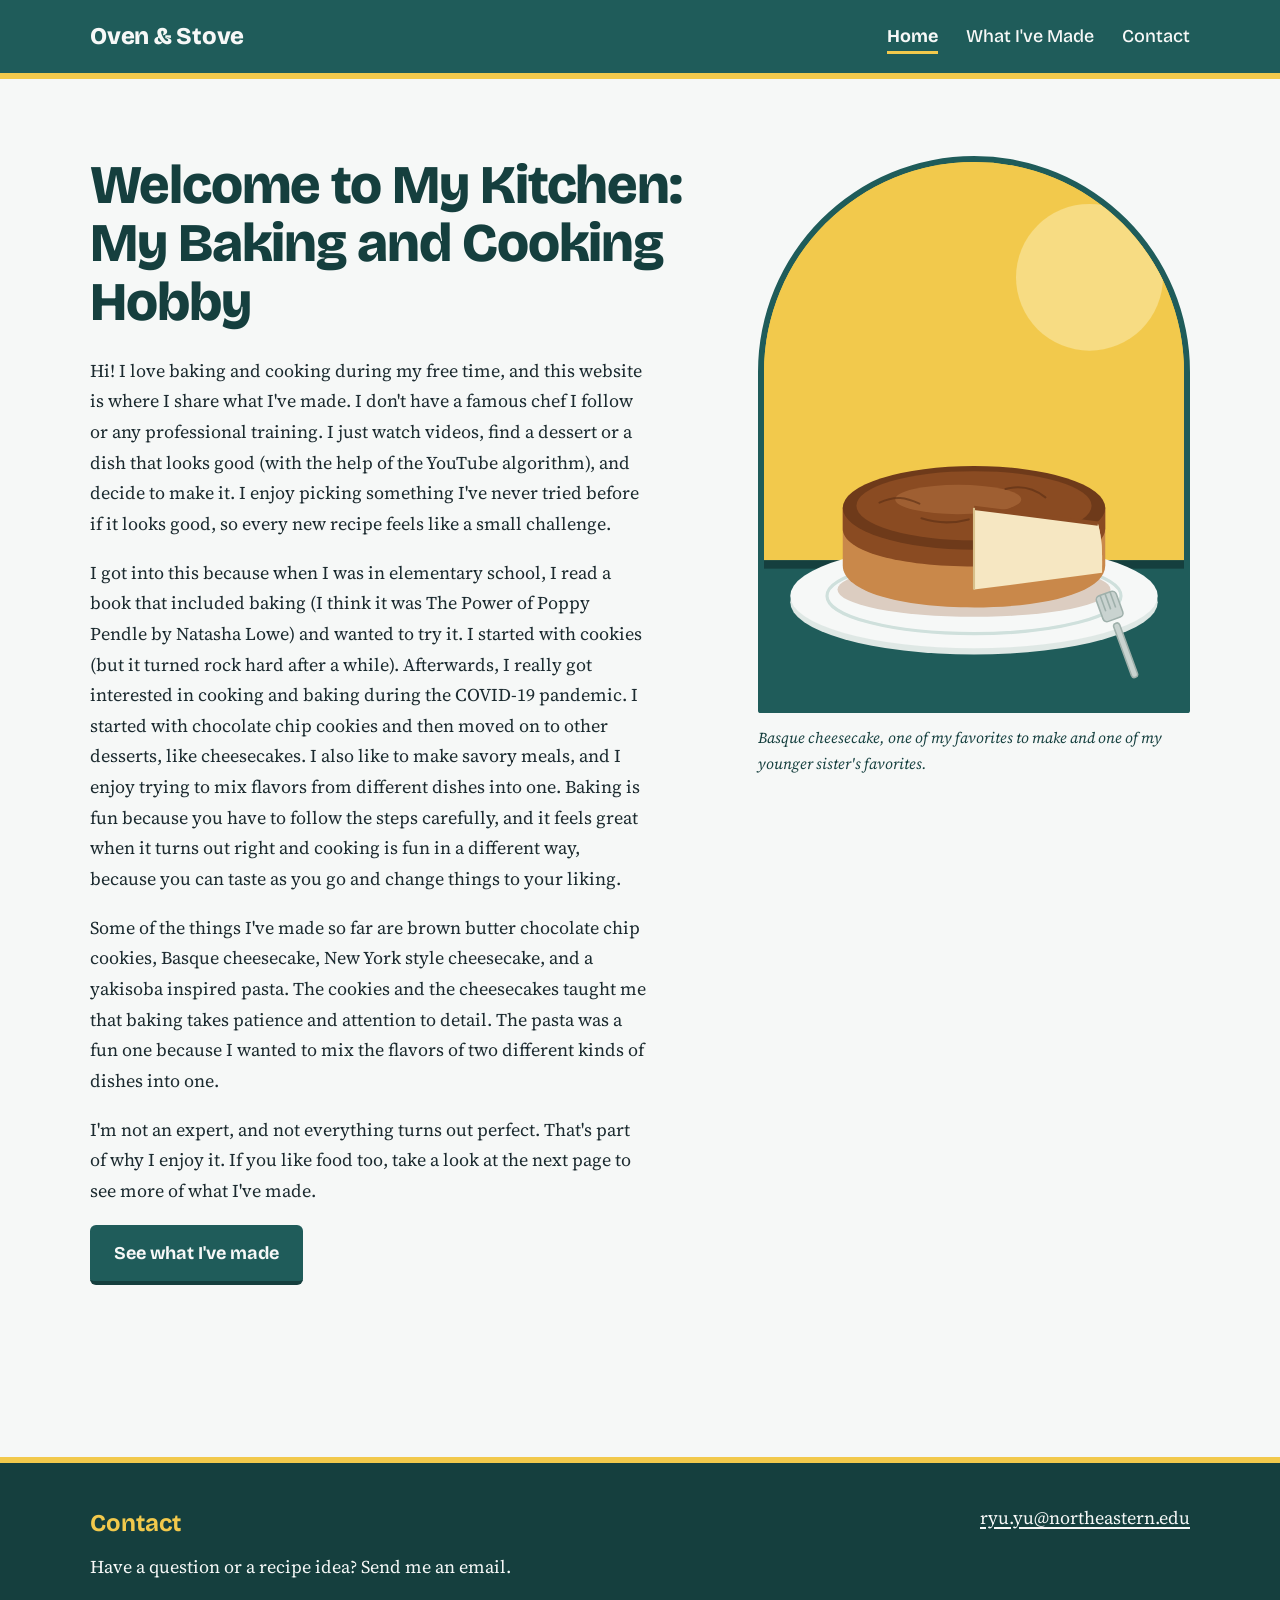
<file: index.html>
<!DOCTYPE html>
<html lang="en">
<head>
  <meta charset="UTF-8">
  <meta name="viewport" content="width=device-width, initial-scale=1">
  <title>Oven &amp; Stove | My Baking and Cooking Hobby</title>
  <meta name="description" content="A personal website about my hobby of baking and cooking.">
  <link rel="preconnect" href="https://fonts.googleapis.com">
  <link rel="preconnect" href="https://fonts.gstatic.com" crossorigin>
  <link href="https://fonts.googleapis.com/css2?family=Bricolage+Grotesque:wght@500;700;800&family=Source+Serif+4:ital,wght@0,400;0,600;1,400&display=swap" rel="stylesheet">
  <link rel="stylesheet" href="style.css">
</head>
<body>

  <header class="site-header">
    <div class="wrap header-inner">
      <a class="brand" href="index.html">Oven &amp; Stove</a>
      <nav aria-label="Main navigation">
        <ul class="nav-list">
          <li><a href="index.html" aria-current="page">Home</a></li>
          <li><a href="dishes.html">What I've Made</a></li>
          <li><a href="#contact">Contact</a></li>
        </ul>
      </nav>
    </div>
  </header>

  <main>
    <section class="hero wrap">
      <div class="hero-text">
        <h1>Welcome to My Kitchen: My Baking and Cooking Hobby</h1>

        <p>Hi! I love baking and cooking during my free time, and this website is where I share what I've made. I don't have a famous chef I follow or any professional training. 
          I just watch videos, find a dessert or a dish that looks good (with the help of the YouTube algorithm), and decide to make it. I enjoy picking something I've never 
          tried before if it looks good, so every new recipe feels like a small challenge.</p>

        <p>I got into this because when I was in elementary school, I read a book that included baking (I think it was The Power of Poppy Pendle by Natasha Lowe) and wanted to try it. 
          I started with cookies (but it turned rock hard after a while). Afterwards, I really got interested in cooking and baking during the COVID-19 pandemic. I started with 
          chocolate chip cookies and then moved on to other desserts, like cheesecakes. I also like to make savory meals, and I enjoy trying to mix flavors from different dishes into one. 
          Baking is fun because you have to follow the steps carefully, and it feels great when it turns out right and 
          cooking is fun in a different way, because you can taste as you go and change things to your liking.</p>

        <p>Some of the things I've made so far are brown butter chocolate chip cookies, Basque cheesecake, New York style cheesecake, and a yakisoba inspired pasta. 
          The cookies and the cheesecakes taught me that baking takes patience and attention to detail. The pasta was a fun one because I wanted to mix the flavors of two different 
          kinds of dishes into one.</p>

        <p>I'm not an expert, and not everything turns out perfect. That's part of why I enjoy it. If you like food too, take a look at the next page to see more of what I've made.</p>

        <p><a class="button" href="dishes.html">See what I've made</a></p>
      </div>

      <figure class="hero-figure">
        <img src="images/cheesecake.svg" alt="Illustration of a Basque style cheesecake with a dark caramelized top and one slice cut out, on a white plate.">
        <figcaption>Basque cheesecake, one of my favorites to make and one of my younger sister's favorites.</figcaption>
      </figure>
    </section>
  </main>

  <footer class="site-footer" id="contact">
    <div class="wrap footer-inner">
      <div>
        <h2 class="footer-title">Contact</h2>
        <p>Have a question or a recipe idea? Send me an email.</p>
      </div>
      <ul class="contact-list">
        <li><a href="mailto:ryu.yu@northeastern.edu">ryu.yu@northeastern.edu</a></li>
      </ul>
    </div>
  </footer>

</body>
</html>
</file>
<file: style.css>
/* ==========================================================
   Flour & Fire: custom stylesheet
   1. Typography  2. Color scheme  3. Spacing & layout
   ========================================================== */

:root {
  /* Color scheme: bakery tile teal, butter yellow, crust brown */
  --tile: #1f5c5a;
  --tile-dark: #153f3e;
  --butter: #f2c94c;
  --crust: #8a4b22;
  --ink: #1b2a2f;
  --flour: #f6f8f7;
  --paper: #ffffff;
  --line: #d5dedb;

  /* Typography */
  --font-display: "Bricolage Grotesque", "Trebuchet MS", Arial, sans-serif;
  --font-body: "Source Serif 4", Georgia, "Times New Roman", serif;
}

*, *::before, *::after { box-sizing: border-box; }

html { scroll-behavior: smooth; }

body {
  margin: 0;
  background: var(--flour);
  color: var(--ink);
  font-family: var(--font-body);
  font-size: 1.125rem;
  line-height: 1.7;
}

img { max-width: 100%; height: auto; display: block; }

/* ---------- Layout ---------- */
.wrap {
  width: min(1100px, 100% - 2.5rem);
  margin-inline: auto;
}

/* ---------- Typography ---------- */
h1, h2, h3, .brand, .nav-list a, .button {
  font-family: var(--font-display);
}

h1 {
  font-size: clamp(2.2rem, 5vw, 3.4rem);
  font-weight: 800;
  line-height: 1.08;
  letter-spacing: -0.02em;
  margin: 0 0 1.5rem;
  color: var(--tile-dark);
}

/* Smaller than the home page h1 */
h2.page-heading {
  font-size: clamp(1.6rem, 3vw, 2rem);
  font-weight: 700;
  letter-spacing: -0.01em;
  margin: 0 0 1.25rem;
  color: var(--tile-dark);
}

h3 {
  font-size: 1.35rem;
  font-weight: 700;
  margin: 0 0 0.5rem;
  color: var(--tile-dark);
}

p { margin: 0 0 1.15rem; max-width: 62ch; }

a { color: var(--crust); text-decoration-thickness: 2px; text-underline-offset: 3px; }
a:hover { color: var(--tile); }

:focus-visible {
  outline: 3px solid var(--butter);
  outline-offset: 3px;
}

/* ---------- Header & navigation ---------- */
.site-header {
  background: var(--tile);
  border-bottom: 6px solid var(--butter);
}

.header-inner {
  display: flex;
  flex-wrap: wrap;
  align-items: center;
  justify-content: space-between;
  gap: 0.75rem 2rem;
  padding-block: 1rem;
}

.brand {
  color: var(--flour);
  font-size: 1.5rem;
  font-weight: 800;
  text-decoration: none;
  letter-spacing: -0.01em;
}
.brand:hover { color: var(--butter); }

.nav-list {
  display: flex;
  flex-wrap: wrap;
  gap: 0.5rem 1.75rem;
  list-style: none;
  margin: 0;
  padding: 0;
}

.nav-list a {
  color: var(--flour);
  font-weight: 500;
  text-decoration: none;
  padding-block: 0.25rem;
  border-bottom: 3px solid transparent;
}
.nav-list a:hover { border-bottom-color: var(--butter); color: var(--flour); }
.nav-list a[aria-current="page"] { border-bottom-color: var(--butter); font-weight: 700; }

/* ---------- Home page ---------- */
.hero {
  display: grid;
  grid-template-columns: minmax(0, 1.4fr) minmax(0, 1fr);
  gap: clamp(2rem, 5vw, 4.5rem);
  align-items: start;
  padding-block: clamp(2.5rem, 6vw, 5rem);
}

/* The arch frame: shaped like a bakery window */
.hero-figure { margin: 0; position: sticky; top: 2rem; }
.hero-figure img {
  width: 100%;
  border-radius: 999px 999px 12px 12px;
  border: 6px solid var(--tile);
  background: var(--butter);
}
.hero-figure figcaption,
.notebook-figure figcaption {
  font-style: italic;
  font-size: 0.95rem;
  margin-top: 0.75rem;
  color: var(--tile-dark);
}

.button {
  display: inline-block;
  background: var(--tile);
  color: var(--flour);
  font-weight: 700;
  padding: 0.8rem 1.5rem;
  border-radius: 6px;
  text-decoration: none;
  border-bottom: 4px solid var(--tile-dark);
  transition: background 0.15s ease, transform 0.15s ease;
}
.button:hover { background: var(--crust); border-bottom-color: #5e3216; color: var(--flour); }
.button:active { transform: translateY(2px); }

/* ---------- Notebook page ---------- */
.notebook { padding-block: clamp(2.5rem, 5vw, 4rem); }

.notebook-intro {
  display: grid;
  grid-template-columns: minmax(0, 1.5fr) minmax(0, 1fr);
  gap: clamp(2rem, 5vw, 4rem);
  align-items: start;
}
.notebook-figure { margin: 0; }
.notebook-figure img {
  border-radius: 12px;
  border: 6px solid var(--tile);
  background: var(--butter);
}

.chart-section,
.favorites {
  margin-top: clamp(2.5rem, 5vw, 4rem);
  padding: clamp(1.25rem, 3vw, 2rem);
  background: var(--paper);
  border: 2px solid var(--line);
  border-left: 10px solid var(--butter);
  border-radius: 6px;
}
.chart-note { font-size: 0.95rem; margin-bottom: 1rem; }

.chart { width: 100%; overflow-x: auto; }
.chart svg { width: 100%; height: auto; display: block; }

.fav-list { padding-left: 1.5rem; margin: 0.75rem 0 0; }
.fav-list li { margin-bottom: 0.6rem; padding-left: 0.25rem; }
.fav-list li::marker { color: var(--crust); font-family: var(--font-display); font-weight: 800; }

/* ---------- Footer / contact ---------- */
.site-footer {
  margin-top: clamp(3rem, 6vw, 5rem);
  background: var(--tile-dark);
  color: var(--flour);
  padding-block: 2.5rem;
  border-top: 6px solid var(--butter);
}
.footer-inner {
  display: flex;
  flex-wrap: wrap;
  justify-content: space-between;
  gap: 1.5rem 3rem;
}
.footer-title {
  font-family: var(--font-display);
  font-size: 1.5rem;
  margin: 0 0 0.5rem;
  color: var(--butter);
}
.site-footer p { margin: 0; }
.contact-list { list-style: none; margin: 0; padding: 0; }
.contact-list li { margin-bottom: 0.4rem; }
.site-footer a { color: var(--flour); }
.site-footer a:hover { color: var(--butter); }

/* ---------- Responsive ---------- */
@media (max-width: 800px) {
  .hero,
  .notebook-intro { grid-template-columns: 1fr; }
  .hero-figure { position: static; max-width: 340px; order: -1; }
  .notebook-figure { max-width: 380px; }
}

@media (prefers-reduced-motion: reduce) {
  html { scroll-behavior: auto; }
  .button { transition: none; }
}
</file>
